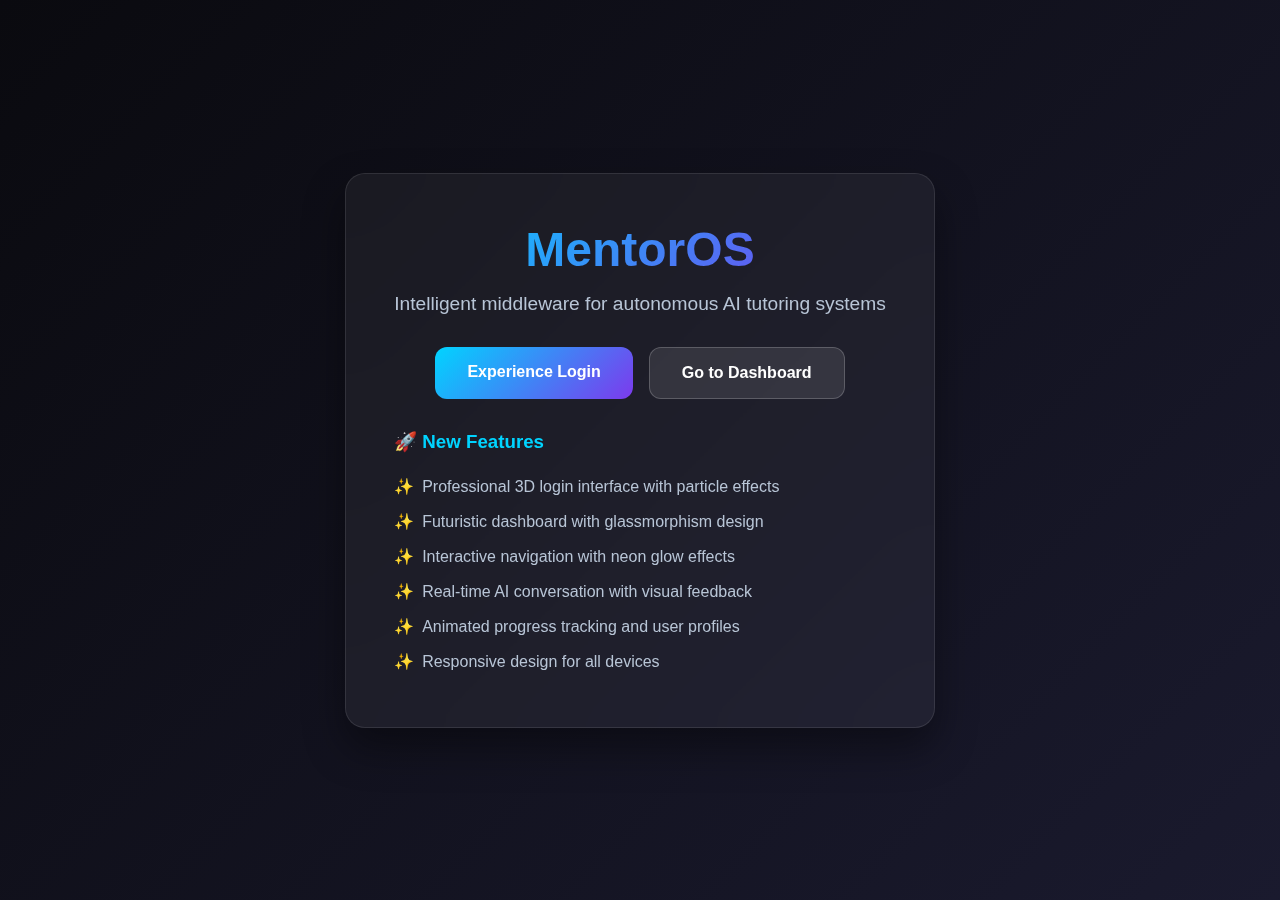
<file: static/welcome.html>
<!DOCTYPE html>
<html lang="en">
<head>
    <meta charset="UTF-8">
    <meta name="viewport" content="width=device-width, initial-scale=1.0">
    <title>Welcome to MentorOS</title>
    <style>
        * {
            margin: 0;
            padding: 0;
            box-sizing: border-box;
        }
        
        body {
            font-family: 'Segoe UI', Tahoma, Geneva, Verdana, sans-serif;
            background: linear-gradient(135deg, #0a0a0f 0%, #1a1a2e 100%);
            color: white;
            min-height: 100vh;
            display: flex;
            align-items: center;
            justify-content: center;
            padding: 2rem;
        }
        
        .welcome-container {
            text-align: center;
            max-width: 600px;
            background: rgba(255, 255, 255, 0.05);
            backdrop-filter: blur(20px);
            border: 1px solid rgba(255, 255, 255, 0.1);
            border-radius: 20px;
            padding: 3rem;
            box-shadow: 0 20px 40px rgba(0, 0, 0, 0.4);
        }
        
        .logo {
            font-size: 3rem;
            font-weight: 800;
            background: linear-gradient(135deg, #00d4ff, #7c3aed);
            -webkit-background-clip: text;
            -webkit-text-fill-color: transparent;
            background-clip: text;
            margin-bottom: 1rem;
        }
        
        .subtitle {
            font-size: 1.2rem;
            color: #b8c5d6;
            margin-bottom: 2rem;
        }
        
        .nav-options {
            display: flex;
            gap: 1rem;
            justify-content: center;
            flex-wrap: wrap;
        }
        
        .nav-btn {
            padding: 1rem 2rem;
            background: linear-gradient(135deg, #00d4ff, #7c3aed);
            border: none;
            border-radius: 12px;
            color: white;
            text-decoration: none;
            font-weight: 600;
            transition: all 0.3s ease;
            display: inline-block;
        }
        
        .nav-btn:hover {
            transform: translateY(-3px);
            box-shadow: 0 10px 30px rgba(0, 212, 255, 0.3);
        }
        
        .nav-btn.secondary {
            background: rgba(255, 255, 255, 0.1);
            border: 1px solid rgba(255, 255, 255, 0.2);
        }
        
        .nav-btn.secondary:hover {
            background: rgba(255, 255, 255, 0.2);
            box-shadow: 0 10px 30px rgba(255, 255, 255, 0.1);
        }
        
        .features {
            margin-top: 2rem;
            text-align: left;
        }
        
        .features h3 {
            color: #00d4ff;
            margin-bottom: 1rem;
        }
        
        .features ul {
            list-style: none;
            padding: 0;
        }
        
        .features li {
            padding: 0.5rem 0;
            color: #b8c5d6;
        }
        
        .features li::before {
            content: '✨';
            margin-right: 0.5rem;
        }
    </style>
</head>
<body>
    <div class="welcome-container">
        <h1 class="logo">MentorOS</h1>
        <p class="subtitle">Intelligent middleware for autonomous AI tutoring systems</p>
        
        <div class="nav-options">
            <a href="/login.html" class="nav-btn">Experience Login</a>
            <a href="/" class="nav-btn secondary">Go to Dashboard</a>
        </div>
        
        <div class="features">
            <h3>🚀 New Features</h3>
            <ul>
                <li>Professional 3D login interface with particle effects</li>
                <li>Futuristic dashboard with glassmorphism design</li>
                <li>Interactive navigation with neon glow effects</li>
                <li>Real-time AI conversation with visual feedback</li>
                <li>Animated progress tracking and user profiles</li>
                <li>Responsive design for all devices</li>
            </ul>
        </div>
    </div>
</body>
</html>
</file>
